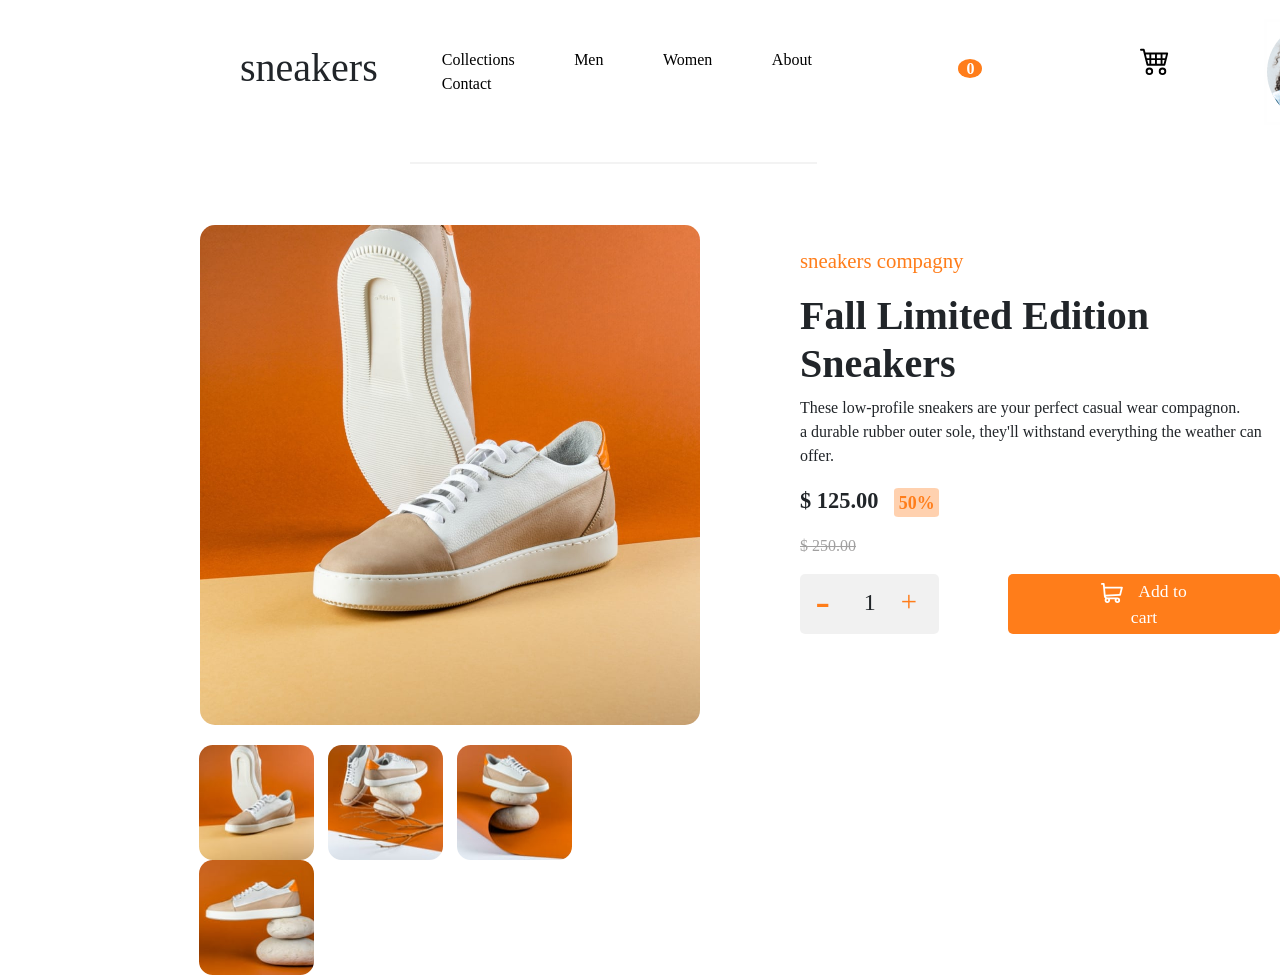
<file: ecommerce-product-page-main 2/index.html>
<!DOCTYPE html>
<html lang="fr">

<head>
    <meta charset="UTF-8">
    <meta http-equiv="X-UA-Compatible" content="IE=edge">
    <meta name="viewport" content="width=device-width, initial-scale=1.0">
    <link rel="stylesheet" href="https://cdn.jsdelivr.net/npm/bootstrap@5.3.0-alpha1/dist/css/bootstrap.min.css">
    <link rel="stylesheet" href="style.css">
    <link rel="stylesheet" href="https://fonts.google.com/specimen/Kumbh+Sans">
    <title>Sneakers</title>
</head>

<body>
    <header>
        <h1>sneakers</h1>
        <ul class="navbar">
            <li><a href="#">Collections</a></li>
            <li><a href="#">Men</a></li>
            <li><a href="#">Women</a></li>
            <li><a href="#">About</a></li>
            <li><a href="#">Contact</a></li>
        </ul>
        <button id="ouvrirModal" class="js-modal">
            <svg xmlns="http://www.w3.org/2000/svg" width="16" height="16" fill="currentColor"
                class="bi bi-cart4 panier" viewBox="0 0 16 16">
                <path
                    d="M0 2.5A.5.5 0 0 1 .5 2H2a.5.5 0 0 1 .485.379L2.89 4H14.5a.5.5 0 0 1 .485.621l-1.5 6A.5.5 0 0 1 13 11H4a.5.5 0 0 1-.485-.379L1.61 3H.5a.5.5 0 0 1-.5-.5zM3.14 5l.5 2H5V5H3.14zM6 5v2h2V5H6zm3 0v2h2V5H9zm3 0v2h1.36l.5-2H12zm1.11 3H12v2h.61l.5-2zM11 8H9v2h2V8zM8 8H6v2h2V8zM5 8H3.89l.5 2H5V8zm0 5a1 1 0 1 0 0 2 1 1 0 0 0 0-2zm-2 1a2 2 0 1 1 4 0 2 2 0 0 1-4 0zm9-1a1 1 0 1 0 0 2 1 1 0 0 0 0-2zm-2 1a2 2 0 1 1 4 0 2 2 0 0 1-4 0z" />
            </svg><span class="resultCart">0</span>
        </button>
        <!-- <p class="resultCart">0</p>-->
        <img class="profil" src="../ecommerce-product-page-main 2/images/image-avatar.png" alt="photo de profil">
    </header>

    <!-- Bouton pour ouvrir le modal -->


    <!-- Modal -->
    <div id="monModal" class="modal">
        <div class="modal-contenu">
            <span class="fermer">&times;</span>
            <h2 class="titre">Cart</h2>
            <p class="text">Your cart is empty</p>
            <div id="modalContentFull">
                <p><img src="./images/image-product-1-thumbnail.jpg" alt="photo shoes"></p>
                <p class="textModalFull">Fail Limited Edition Sneakers<br>
                    $ 125.00 <span class="resultCartModal">1</span><span class="sumElement"> </span>
                </p>
            </div>
            <button id="emptyId" class="empty"><svg width="14" height="16" xmlns="http://www.w3.org/2000/svg"
                    xmlns:xlink="http://www.w3.org/1999/xlink">
                    <defs>
                        <path
                            d="M0 2.625V1.75C0 1.334.334 1 .75 1h3.5l.294-.584A.741.741 0 0 1 5.213 0h3.571a.75.75 0 0 1 .672.416L9.75 1h3.5c.416 0 .75.334.75.75v.875a.376.376 0 0 1-.375.375H.375A.376.376 0 0 1 0 2.625Zm13 1.75V14.5a1.5 1.5 0 0 1-1.5 1.5h-9A1.5 1.5 0 0 1 1 14.5V4.375C1 4.169 1.169 4 1.375 4h11.25c.206 0 .375.169.375.375ZM4.5 6.5c0-.275-.225-.5-.5-.5s-.5.225-.5.5v7c0 .275.225.5.5.5s.5-.225.5-.5v-7Zm3 0c0-.275-.225-.5-.5-.5s-.5.225-.5.5v7c0 .275.225.5.5.5s.5-.225.5-.5v-7Zm3 0c0-.275-.225-.5-.5-.5s-.5.225-.5.5v7c0 .275.225.5.5.5s.5-.225.5-.5v-7Z"
                            id="a" />
                    </defs>
                    <use fill="#737070" fill-rule="nonzero" xlink:href="#a" />
                </svg></button>
            <a href="./formPage.html"><button class="valid">Checkout</button></a>
        </div>
    </div>
    <!-- Fin du modal du panier -->
    <!-- Début galeries superposer -->
    <main>
        <aside>
            <div class="content-image">
                <button id="ouvrirModal2" class="aside">
                    <img src="./images/image-product-1.jpg" alt="shoes photo" id="photo1">
                    <img src="./images/image-product-2.jpg" alt="shoes photo" id="photo2">
                    <img src="./images/image-product-3.jpg" alt="shoes photo" id="photo3">
                    <img src="./images/image-product-4.jpg" alt="shoes photo" id="photo4"></button>
            </div>
            <div class="lowPhoto">
                <img class="miniPhoto" src="./images/image-product-1-thumbnail.jpg" alt="shoes">
                <img class="miniPhoto" src="./images/image-product-2-thumbnail.jpg" alt="shoes">
                <img class="miniPhoto" src="./images/image-product-3-thumbnail.jpg" alt="shoes">
                <img class="miniPhoto" src="./images/image-product-4-thumbnail.jpg" alt="shoes">
            </div>

            <!-- Debut modal 2 -->
            <div id="monModal2" class="modal2">
                <span class="fermerTwo">&times;</span>
                <div class="modal2-contenu">
                    <div id="monSlide" class="carousel slide">
                        <div class="carousel-indicators">
                            <button type="button" data-bs-target="#monSlide" data-bs-slide-to="0" class="active"
                                aria-current="true" aria-label="Slide 1"></button>
                            <button type="button" data-bs-target="#monSlide" data-bs-slide-to="1"
                                aria-label="Slide 2"></button>
                            <button type="button" data-bs-target="#monSlide" data-bs-slide-to="2"
                                aria-label="Slide 3"></button>
                            <button type="button" data-bs-target="#monSlide" data-bs-slide-to="3"
                                aria-label="Slide 4"></button>
                        </div>
                        <div class="carousel-inner">
                            <div class="carousel-item active">
                                <img src="./images/image-product-1.jpg" class="d-block w-100" alt="shoes">
                            </div>
                            <div class="carousel-item">
                                <img src="./images/image-product-2.jpg" class="d-block w-100" alt="shoes">
                            </div>
                            <div class="carousel-item">
                                <img src="./images/image-product-3.jpg" class="d-block w-100" alt="shoes">
                            </div>
                            <div class="carousel-item">
                                <img src="./images/image-product-4.jpg" class="d-block w-100" alt="shoes">
                            </div>
                        </div>
                        <button class="carousel-control-prev" type="button" data-bs-target="#monSlide"
                            data-bs-slide="prev">
                            <span class="carousel-control-prev-icon" aria-hidden="true"></span>
                            <span class="visually-hidden">Previous</span>
                        </button>
                        <button class="carousel-control-next" type="button" data-bs-target="#monSlide"
                            data-bs-slide="next">
                            <span class="carousel-control-next-icon" aria-hidden="true"></span>
                            <span class="visually-hidden">Next</span>
                        </button>
                    </div>
                </div>
            </div>
        </aside>
        <!-- Fin du coté gauche  -->
        <aside class="right">
            <p class="orange">sneakers compagny</p>
            <h2>Fall Limited Edition <br>Sneakers</h2>
            <p>These low-profile sneakers are your perfect casual wear compagnon.
                <br> a durable rubber outer sole, they'll withstand everything the weather can offer.
            </p>
            <p class="price">$ 125.00 <span class="reduction"> 50%</span></p>
            <p class="fallPrice">$ 250.00</p>
            <div class="addButton">
                <p id="counter" class="add">1</p>
                <button class="negatif" id="minus">-</button>
                <button id="plus" class="positif">+</button>
                <button id="add-to-cart"><svg width="22" height="20" xmlns="http://www.w3.org/2000/svg">
                        <path
                            d="M20.925 3.641H3.863L3.61.816A.896.896 0 0 0 2.717 0H.897a.896.896 0 1 0 0 1.792h1l1.031 11.483c.073.828.52 1.726 1.291 2.336C2.83 17.385 4.099 20 6.359 20c1.875 0 3.197-1.87 2.554-3.642h4.905c-.642 1.77.677 3.642 2.555 3.642a2.72 2.72 0 0 0 2.717-2.717 2.72 2.72 0 0 0-2.717-2.717H6.365c-.681 0-1.274-.41-1.53-1.009l14.321-.842a.896.896 0 0 0 .817-.677l1.821-7.283a.897.897 0 0 0-.87-1.114ZM6.358 18.208a.926.926 0 0 1 0-1.85.926.926 0 0 1 0 1.85Zm10.015 0a.926.926 0 0 1 0-1.85.926.926 0 0 1 0 1.85Zm2.021-7.243-13.8.81-.57-6.341h15.753l-1.383 5.53Z"
                            fill="#FFFFFF" fill-rule="nonzero" />
                    </svg>Add to cart</button>
            </div>
        </aside>
    </main>

    <script src="./JQuery.js"></script>
    <script src="https://cdn.jsdelivr.net/npm/bootstrap@5.2.3/dist/js/bootstrap.min.js"
        integrity="sha384-cuYeSxntonz0PPNlHhBs68uyIAVpIIOZZ5JqeqvYYIcEL727kskC66kF92t6Xl2V"
        crossorigin="anonymous"></script>
    <script src="script2.js"></script>
</body>

</html>
</file>
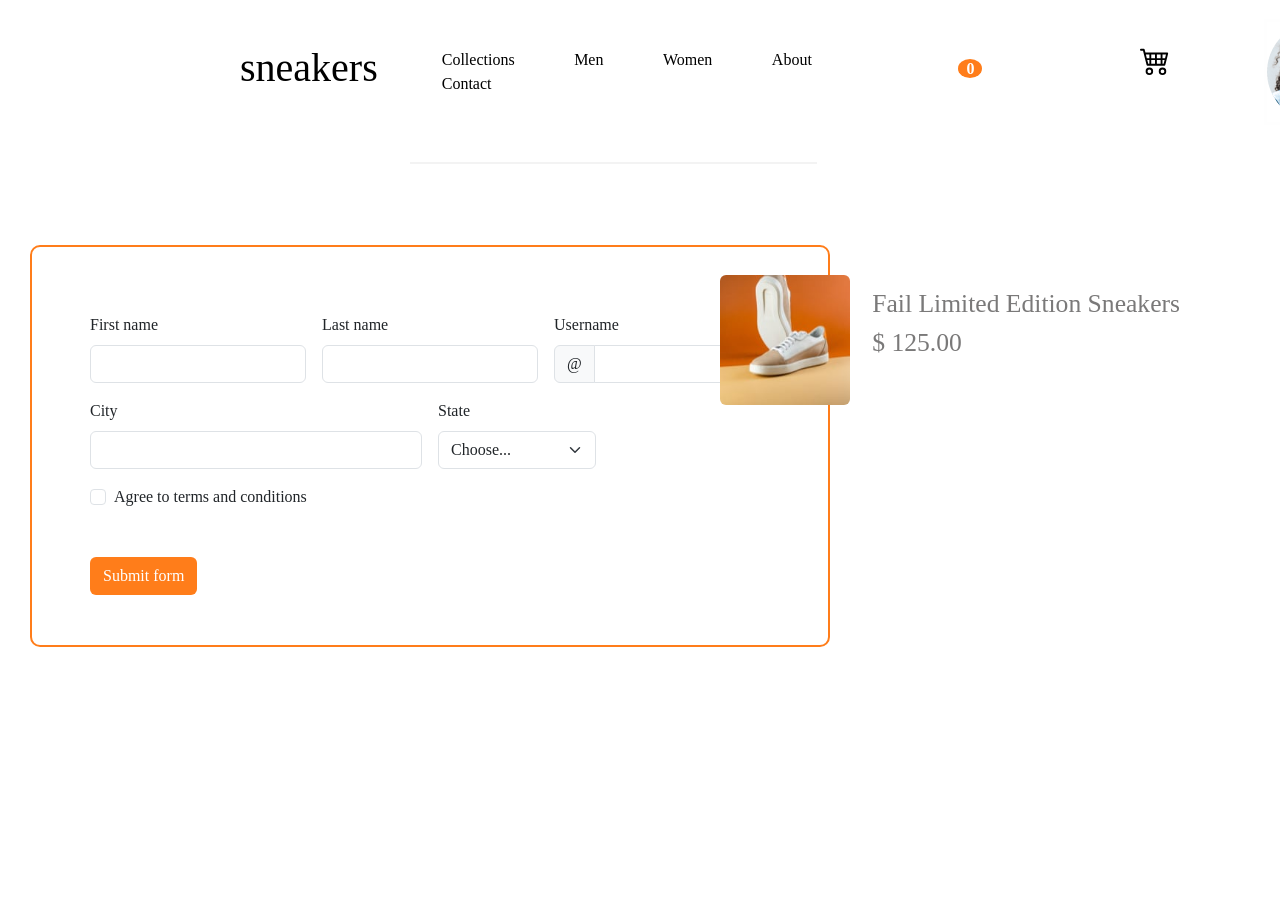
<file: ecommerce-product-page-main 2/formPage.html>
<!DOCTYPE html>
<html lang="fr">

<head>
    <meta charset="UTF-8">
    <meta http-equiv="X-UA-Compatible" content="IE=edge">
    <meta name="viewport" content="width=device-width, initial-scale=1.0">
    <link rel="stylesheet" href="https://cdn.jsdelivr.net/npm/bootstrap@5.3.0-alpha1/dist/css/bootstrap.min.css">
    <link rel="stylesheet" href="style.css">
    <link rel="stylesheet" href="https://fonts.google.com/specimen/Kumbh+Sans">
    <title>Sneakers</title>
</head>

<body>
    <header>
        <h1><a href="index.html">sneakers</a></h1>
        <ul class="navbar">
            <li><a href="#">Collections</a></li>
            <li><a href="#">Men</a></li>
            <li><a href="#">Women</a></li>
            <li><a href="#">About</a></li>
            <li><a href="#">Contact</a></li>
        </ul>
        <button id="ouvrirModal" class="js-modal">
            <svg xmlns="http://www.w3.org/2000/svg" width="16" height="16" fill="currentColor"
                class="bi bi-cart4 panier" viewBox="0 0 16 16">
                <path
                    d="M0 2.5A.5.5 0 0 1 .5 2H2a.5.5 0 0 1 .485.379L2.89 4H14.5a.5.5 0 0 1 .485.621l-1.5 6A.5.5 0 0 1 13 11H4a.5.5 0 0 1-.485-.379L1.61 3H.5a.5.5 0 0 1-.5-.5zM3.14 5l.5 2H5V5H3.14zM6 5v2h2V5H6zm3 0v2h2V5H9zm3 0v2h1.36l.5-2H12zm1.11 3H12v2h.61l.5-2zM11 8H9v2h2V8zM8 8H6v2h2V8zM5 8H3.89l.5 2H5V8zm0 5a1 1 0 1 0 0 2 1 1 0 0 0 0-2zm-2 1a2 2 0 1 1 4 0 2 2 0 0 1-4 0zm9-1a1 1 0 1 0 0 2 1 1 0 0 0 0-2zm-2 1a2 2 0 1 1 4 0 2 2 0 0 1-4 0z" />
            </svg><span class="resultCart">0</span>
        </button>
        <!-- <p class="resultCart">0</p>-->
        <img class="profil" src="../ecommerce-product-page-main 2/images/image-avatar.png" alt="photo de profil">
    </header>

    <div id="monModal" class="modal">
        <div class="modal-contenu">
            <span class="fermer">&times;</span>
            <h2 class="titre">Cart</h2>
            <div id="modalContentFull">
                <p><img src="./images/image-product-1-thumbnail.jpg" alt="photo shoes"></p>
                <p class="textModalFull">Fail Limited Edition Sneakers<br>
                    $ 125.00 <span class="resultCartModal">1</span><span class="sumElement"> </span>
                </p>
            </div>
            <button id="emptyId" class="empty"><svg width="14" height="16" xmlns="http://www.w3.org/2000/svg"
                    xmlns:xlink="http://www.w3.org/1999/xlink">
                    <defs>
                        <path
                            d="M0 2.625V1.75C0 1.334.334 1 .75 1h3.5l.294-.584A.741.741 0 0 1 5.213 0h3.571a.75.75 0 0 1 .672.416L9.75 1h3.5c.416 0 .75.334.75.75v.875a.376.376 0 0 1-.375.375H.375A.376.376 0 0 1 0 2.625Zm13 1.75V14.5a1.5 1.5 0 0 1-1.5 1.5h-9A1.5 1.5 0 0 1 1 14.5V4.375C1 4.169 1.169 4 1.375 4h11.25c.206 0 .375.169.375.375ZM4.5 6.5c0-.275-.225-.5-.5-.5s-.5.225-.5.5v7c0 .275.225.5.5.5s.5-.225.5-.5v-7Zm3 0c0-.275-.225-.5-.5-.5s-.5.225-.5.5v7c0 .275.225.5.5.5s.5-.225.5-.5v-7Zm3 0c0-.275-.225-.5-.5-.5s-.5.225-.5.5v7c0 .275.225.5.5.5s.5-.225.5-.5v-7Z"
                            id="a" />
                    </defs>
                    <use fill="#737070" fill-rule="nonzero" xlink:href="#a" />
                </svg></button>
            <a href="./formPage.html"><button class="valid">Checkout</button></a>
        </div>
    </div>


    <!-- formulaire------------------------------------------------------------------ -->
    <main id="validBuy">
        <form class="row g-3 form">
            <div class="col-md-4">
                <label for="validationDefault01" class="form-label">First name</label>
                <input type="text" class="form-control" id="validationDefault01" value="" required>
            </div>
            <div class="col-md-4">
                <label for="validationDefault02" class="form-label">Last name</label>
                <input type="text" class="form-control" id="validationDefault02" value="" required>
            </div>
            <div class="col-md-4">
                <label for="validationDefaultUsername" class="form-label">Username</label>
                <div class="input-group">
                    <span class="input-group-text" id="inputGroupPrepend2">@</span>
                    <input type="text" class="form-control" id="validationDefaultUsername"
                        aria-describedby="inputGroupPrepend2" required>
                </div>
            </div>
            <div class="col-md-6">
                <label for="validationDefault03" class="form-label">City</label>
                <input type="text" class="form-control" id="validationDefault03" required>
            </div>
            <div class="col-md-3">
                <label for="validationDefault04" class="form-label">State</label>
                <select class="form-select" id="validationDefault04" required>
                    <option selected disabled value="">Choose...</option>
                    <option>USA</option>
                    <option>France</option>
                </select>
            </div>

            <div class="col-12">
                <div class="form-check">
                    <input class="form-check-input" type="checkbox" value="" id="invalidCheck2" required>
                    <label class="form-check-label" for="invalidCheck2">
                        Agree to terms and conditions
                    </label>
                </div>
            </div>
            <div class="col-12">
                <button id="submitForm" class="btn"
                    style="color: white; background-color: hsl(26, 100%, 55%);margin-top: 30px;" type="submit">Submit
                    form</button>
            </div>
        </form>
        <aside>
            <div id="modalContentFullPage2">
                <p><img src="./images/image-product-1-thumbnail.jpg" alt="photo shoes"></p>
                <p class="textModalFull">Fail Limited Edition Sneakers<br>
                    $ 125.00 <span class="resultCartModal"></span><span class="sumElement"> </span>
                </p>
            </div>
        </aside>
    </main>
    <script src="./JQuery.js"></script>
    <script src="https://cdn.jsdelivr.net/npm/bootstrap@5.2.3/dist/js/bootstrap.min.js"
        integrity="sha384-cuYeSxntonz0PPNlHhBs68uyIAVpIIOZZ5JqeqvYYIcEL727kskC66kF92t6Xl2V"
        crossorigin="anonymous"></script>
    <script src="./script2.js"></script>
</body>

</html>
</file>
<file: ecommerce-product-page-main 2/style.css>
@charset "UTF-8";
body {
  margin: 0;
  padding: 0;
  font-family: Kumbh Sans;
  overflow-x: hidden;
}

header {
  display: flex;
  margin-left: 15rem;
  margin-top: 1.2rem;
  align-items: center;
}

.navbar {
  margin-top: 1rem;
  margin-left: 2rem;
  position: relative;
  height: -moz-fit-content;
  height: fit-content;
}

.navbar::after {
  border-bottom: 2px solid rgba(211, 211, 211, 0.28);
  content: "";
  width: 100%;
  position: absolute;
  bottom: -60px;
  left: 0;
}

ul {
  display: flex;
  list-style-type: none;
}

ul li {
  margin-left: 2rem;
}

.navbar li {
  position: relative;
  padding-right: 5px;
}

a {
  text-decoration: none;
  color: black;
}
a:hover {
  color: black;
}

.navbar li::after {
  content: "";
  position: absolute;
  bottom: -67px;
  left: 0;
  height: 1px;
  width: 100%;
  transition: background-color 0.3s ease-in-out;
}

.navbar li:hover::after {
  background-color: hsl(26, 100%, 55%);
  height: 3px;
  left: -5px;
}

.panier {
  margin-left: 20rem;
  height: 30px;
  width: 30px;
}

.profil {
  margin: 0;
  padding: 0;
  position: relative;
  left: 90px;
  border: 3px solid #fefefe;
}
.profil:hover {
  border: 3px solid hsl(26, 100%, 55%);
  border-radius: 50%;
}

.shop {
  border: none;
  background: none;
}

/* Style pour le bouton */
#ouvrirModal {
  background-color: white; /* Couleur de fond */
  border: none;
  padding: 0;
}

/* Style pour le modal */
.modal {
  display: none; /* Cache le modal par défaut */
  position: fixed; /* Position fixe */
  z-index: 1; /* Place le modal au-dessus de tout */
  left: 30%;
  top: -10%;
  width: 100%;
  height: 100%;
  /* Couleur de fond semi-transparente */
}

.titre {
  border-bottom: 1px solid lightgray;
  padding: 30px;
}

.text {
  padding-top: 40px;
}

/* Style pour le contenu du modal */
.modal-contenu {
  background-color: #fefefe; /* Couleur de fond */
  margin: 15% auto; /* Centre le contenu verticalement et horizontalement */
  padding: 20px;
  width: 30%; /* Largeur du contenu */
  height: 40%;
  text-align: center;
  border-radius: 3%;
  box-shadow: 0px 0px 19px -1px rgba(92, 92, 92, 0.67);
  position: relative;
}

/* Style pour le span "fermer" */
.fermer {
  color: #aaa;
  float: right;
  font-size: 28px;
  font-weight: bold;
}

.fermer:hover,
.fermer:focus {
  color: hsl(26, 100%, 55%);
  text-decoration: none;
  cursor: pointer;
}

main {
  display: flex;
}

aside > button > img {
  width: 300px;
  height: 300px;
  border-radius: 3%;
  margin-left: 200px;
  margin-top: 100px;
  margin-bottom: 20px;
}

.lowPhoto {
  margin-left: 189px;
}

.miniPhoto {
  border-radius: 12%;
  width: 115px;
  height: 115px;
  margin-left: 10px;
}
.miniPhoto:hover {
  border-radius: 12%;
  background-color: #aaa;
  opacity: 0.5;
  transition: 0.3s;
}

.right {
  margin-top: 120px;
  margin-left: 100px;
}
.right h2 {
  font-weight: bold;
  font-size: 2.5em;
}

.orange {
  color: hsl(26, 100%, 55%);
  font-size: 1.3em;
}

.price {
  font-size: 1.4em;
  font-weight: bold;
}

.reduction {
  background-color: hsla(26, 100%, 55%, 0.349);
  color: hsl(26, 100%, 55%);
  padding: 1%;
  border-radius: 10%;
  font-size: 0.8em;
  margin-left: 10px;
}

.fallPrice {
  color: rgb(161, 160, 160);
  text-decoration: line-through;
}

.addButton {
  display: flex;
}

.add {
  background-color: rgba(211, 211, 211, 0.324);
  width: 30%;
  text-align: center;
  font-size: 1.5em;
  border-radius: 5px 5px 5px 5px;
  height: 60px;
  border: none;
  vertical-align: middle;
  padding: 10px;
}

.negatif {
  color: hsl(26, 100%, 55%);
  position: relative;
  right: 130px;
  font-size: 2.7em;
  border: none;
  background-color: transparent;
  cursor: pointer;
  top: -11px;
}

.positif {
  color: hsl(26, 100%, 55%);
  position: relative;
  right: 65px;
  top: -10px;
  padding-left: 0;
  font-size: 1.8em;
  border: none;
  background-color: transparent;
  cursor: pointer;
}

#add-to-cart {
  background-color: hsl(26, 100%, 55%);
  height: 60px;
  color: white;
  padding: auto;
  border-radius: 5px 5px 5px 5px;
  padding: 0;
  font-size: 1.1em;
  margin-left: 20px;
  padding-left: 80px;
  padding-right: 80px;
  cursor: pointer;
  border: none;
}
#add-to-cart svg {
  margin-right: 15px;
}

.resultCart {
  position: relative;
  left: -25px;
  bottom: 18px;
  background-color: hsl(26, 100%, 55%);
  color: white;
  font-weight: bold;
  border-radius: 50%;
  padding: 1px 8px;
  margin: 0;
}

.empty {
  position: absolute;
  bottom: 25px;
  left: 30px;
  background-color: rgb(255, 255, 255);
  border: none;
  scale: 1.5;
}

.valid {
  position: absolute;
  bottom: 20px;
  right: 30px;
  background-color: hsl(26, 100%, 55%);
  border: hsl(26, 100%, 55%);
  padding: 7px;
  border-radius: 7px;
  width: 90px;
  color: white;
}

.valid:hover {
  background-color: hsl(26, 98%, 46%);
  color: white;
}

#monSlide {
  background-color: rgba(0, 0, 0, 0.666);
  z-index: 3;
  border-radius: 3%;
  width: 600px;
}

.carousel-item {
  height: 600px;
  width: 600px;
}

.modal2 {
  display: none; /* Cache le modal par défaut */
  position: relative;
  top: -900px;
  background-color: rgba(0, 0, 0, 0.9);
  height: 100vh;
  width: 100vw;
  z-index: 3;
}

.modal2-contenu {
  position: absolute;
  top: 50%;
  left: 50%;
  transform: translate(-50%, -50%);
}

.fermerTwo {
  position: absolute;
  top: 30px;
  right: 40px;
  color: white;
  float: right;
  font-size: 45px;
  font-weight: bold;
  margin-right: 40px;
  margin-top: 10px;
}

.fermerTwo:hover,
.fermerTwo:focus {
  color: hsl(26, 100%, 55%);
  text-decoration: none;
  cursor: pointer;
}

#ouvrirModal2 {
  display: flex;
  border: none;
  padding: 0;
  background-color: #fff;
}
#ouvrirModal2 > img {
  width: 500px;
  height: 500px;
  border-radius: 3%;
  margin-left: 200px;
  margin-top: 100px;
  margin-bottom: 20px;
}

.content-image {
  overflow: hidden;
  width: 700px;
}

.carousel-inner {
  border-radius: 3%;
  overflow: hidden;
}

#modalContentFull {
  display: flex;
  margin-left: 20px;
}
#modalContentFull img {
  height: 80px;
  width: 80px;
  border-radius: 5px;
  position: absolute;
  top: 150px;
  left: 50px;
}
#modalContentFull .textModalFull {
  position: absolute;
  top: 160px;
  left: 140px;
  text-align: start;
  margin-left: 20px;
  color: rgb(122, 121, 121);
}

.sumElement {
  color: black;
  font-weight: bold;
}

.form {
  margin-top: 120px;
  width: 800px;
  margin-left: 30px;
  border: 2px solid hsl(26, 100%, 55%);
  padding: 50px;
  border-radius: 10px;
}

#validBuy {
  display: flex;
  position: relative;
}

#modalContentFullPage2 img {
  position: absolute;
  height: 130px;
  width: 130px;
  border-radius: 6px;
  top: 150px;
  right: 430px;
}
#modalContentFullPage2 .textModalFull {
  position: absolute;
  top: 160px;
  right: 100px;
  font-size: 1.6em;
  color: rgb(122, 121, 121);
}/*# sourceMappingURL=style.css.map */
</file>
